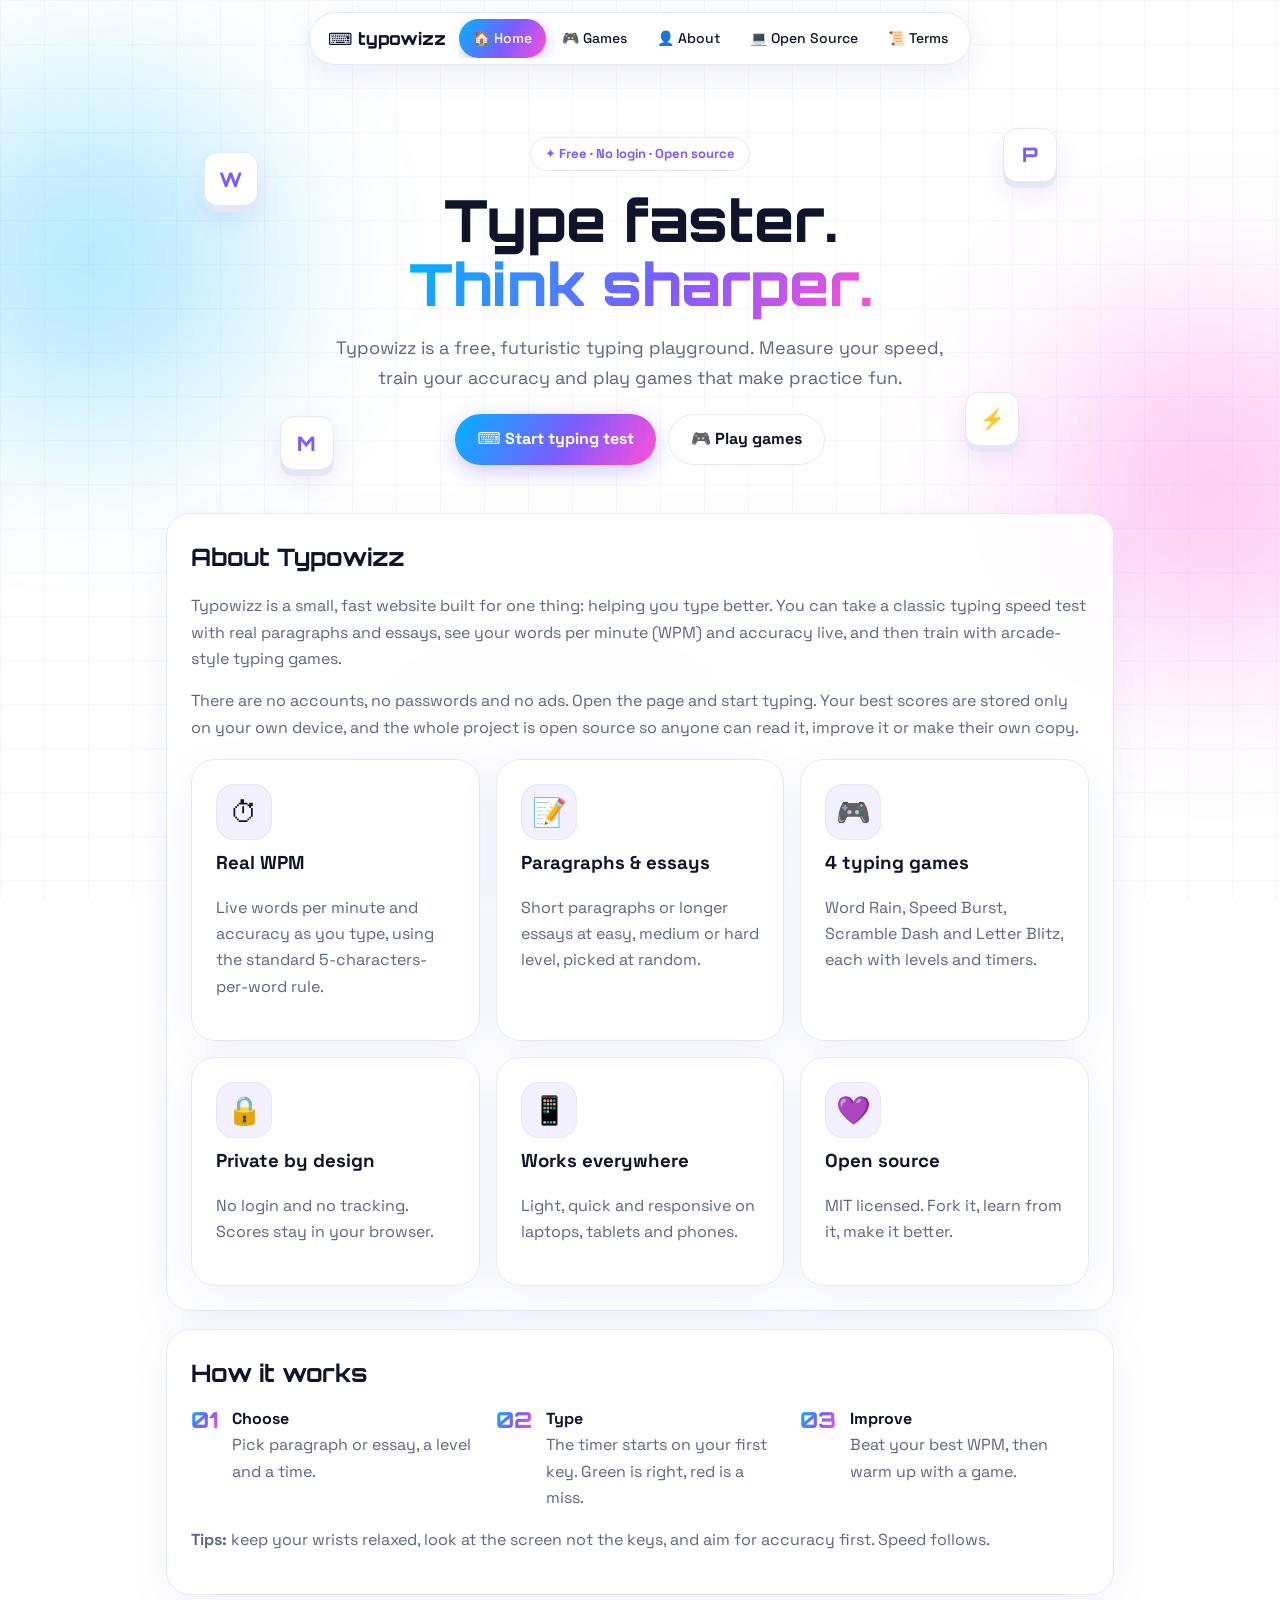
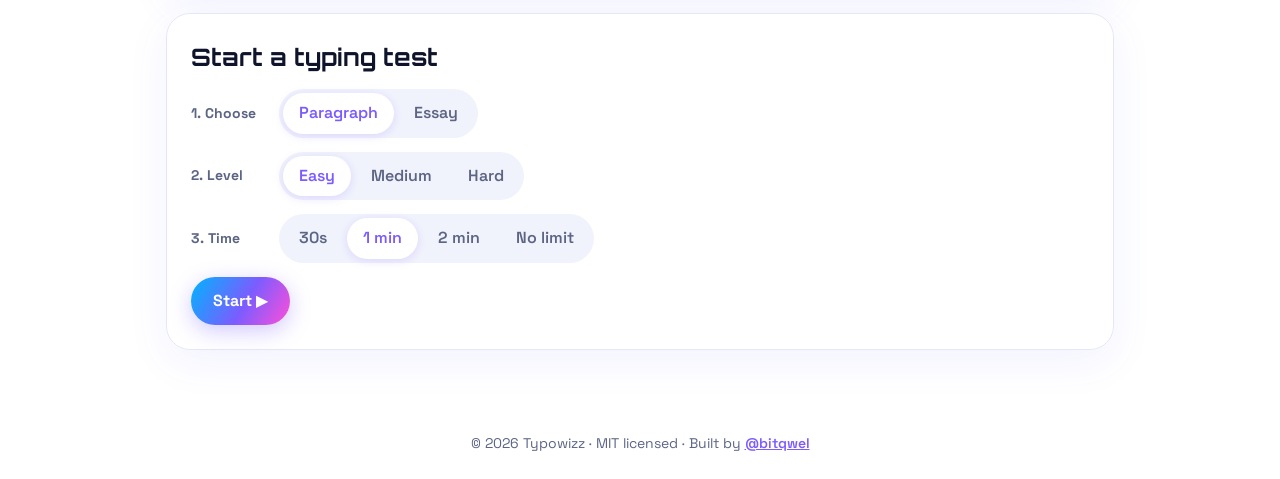
<file: typowizz/index.html>
<!DOCTYPE html>
<html lang="en">
<head>
<meta charset="utf-8">
<meta name="viewport" content="width=device-width, initial-scale=1, viewport-fit=cover">
<title>Typowizz – Free Typing Speed Test & Games</title>
<meta name="description" content="Typowizz is a free typing speed test with games, WPM measurement and certificates. No login.">
<link rel="icon" href="data:image/svg+xml,<svg xmlns='http://www.w3.org/2000/svg' viewBox='0 0 100 100'><text y='.9em' font-size='90'>⌨️</text></svg>">
<link href="https://fonts.googleapis.com/css2?family=Orbitron:wght@600;800&family=Space+Grotesk:wght@400;500;700&display=swap" rel="stylesheet">
<link rel="stylesheet" href="css/style.css">
</head>
<body>
<div id="fx"><i style="left:-80px;top:10%;background:#00b4ff"></i><i style="right:-100px;top:35%;background:#ff4fd8;animation-delay:-3s"></i><i style="left:30%;bottom:-120px;background:#7c5cff;animation-delay:-6s"></i></div>
<header><nav class="pill"><a class="logo" href="index.html" style="color:var(--tx)">⌨ typowizz</a><span class="links"><a href="index.html" class=on>🏠 Home</a><a href="games.html">🎮 Games</a><a href="about.html">👤 About</a><a href="open-source.html">💻 Open Source</a><a href="terms.html">📜 Terms</a></span></nav></header>
<main>
<section class="on">
  <div class="hero">
    <div class="keys"><span style="left:4%;top:16%">W</span><span style="right:6%;top:10%;animation-delay:-1.5s">P</span><span style="left:12%;bottom:6%;animation-delay:-3s">M</span><span style="right:10%;bottom:12%;animation-delay:-2s">⚡</span></div>
    <span class="tag">✦ Free · No login · Open source</span>
    <h1>Type faster.<br><em>Think sharper.</em></h1>
    <p>Typowizz is a free, futuristic typing playground. Measure your speed, train your accuracy and play games that make practice fun.</p>
    <div class="cta"><button class="btn pri" id="toType">⌨ Start typing test</button><a class="btn" href="games.html">🎮 Play games</a></div>
  </div>

  <div class="card">
    <h2>About Typowizz</h2>
    <p>Typowizz is a small, fast website built for one thing: helping you type better. You can take a classic typing speed test with real paragraphs and essays, see your words per minute (WPM) and accuracy live, and then train with arcade-style typing games.</p>
    <p>There are no accounts, no passwords and no ads. Open the page and start typing. Your best scores are stored only on your own device, and the whole project is open source so anyone can read it, improve it or make their own copy.</p>
    <div class="grid" style="margin-top:18px">
      <div class="card hov"><div class="ic">⏱</div><h3>Real WPM</h3><p>Live words per minute and accuracy as you type, using the standard 5-characters-per-word rule.</p></div>
      <div class="card hov"><div class="ic">📝</div><h3>Paragraphs & essays</h3><p>Short paragraphs or longer essays at easy, medium or hard level, picked at random.</p></div>
      <div class="card hov"><div class="ic">🎮</div><h3>4 typing games</h3><p>Word Rain, Speed Burst, Scramble Dash and Letter Blitz, each with levels and timers.</p></div>
      <div class="card hov"><div class="ic">🔒</div><h3>Private by design</h3><p>No login and no tracking. Scores stay in your browser.</p></div>
      <div class="card hov"><div class="ic">📱</div><h3>Works everywhere</h3><p>Light, quick and responsive on laptops, tablets and phones.</p></div>
      <div class="card hov"><div class="ic">💜</div><h3>Open source</h3><p>MIT licensed. Fork it, learn from it, make it better.</p></div>
    </div>
  </div>

  <div class="card">
    <h2>How it works</h2>
    <div class="grid">
      <div class="step"><span class="num">01</span><div><b>Choose</b><br><span class="mut">Pick paragraph or essay, a level and a time.</span></div></div>
      <div class="step"><span class="num">02</span><div><b>Type</b><br><span class="mut">The timer starts on your first key. Green is right, red is a miss.</span></div></div>
      <div class="step"><span class="num">03</span><div><b>Improve</b><br><span class="mut">Beat your best WPM, then warm up with a game.</span></div></div>
    </div>
    <p><b>Tips:</b> keep your wrists relaxed, look at the screen not the keys, and aim for accuracy first. Speed follows.</p>
  </div>

  <div class="card" id="typing">
    <div id="setup">
      <h2>Start a typing test</h2>
      <div class="row"><span class="lbl">1. Choose</span><span class="seg" id="kd"></span></div>
      <div class="row"><span class="lbl">2. Level</span><span class="seg" id="lvl"></span></div>
      <div class="row"><span class="lbl">3. Time</span><span class="seg" id="tm"></span></div>
      <button class="btn pri" id="go">Start ▶</button>
    </div>
    <div id="play" hidden>
      <div class="stats">
        <div class="stat"><b id="sW">0</b><span>WPM</span></div><div class="stat"><b id="sA">100%</b><span>Accuracy</span></div>
        <div class="stat"><b id="sT">60</b><span>Seconds</span></div><div class="stat"><b id="sB">–</b><span>Best WPM</span></div>
      </div>
      <div id="txt"></div>
      <textarea id="ta" autocomplete="off" autocapitalize="off" spellcheck="false" aria-label="Type the text above"></textarea>
      <div class="hint">⌨ Click the text and just start typing. The timer starts with your first key.</div>
      <div class="row" style="margin-top:14px"><button class="btn pri" id="new">↻ Restart (new text)</button><button class="btn" id="back">Change settings</button><span class="mut">Esc restarts</span></div>
    </div>
  </div>
</section>
</main>
<div id="modal" hidden><div class="mcard" id="mc"></div></div>
<footer>© 2026 Typowizz · MIT licensed · Built by <a href="https://github.com/bitqwel" target="_blank" rel="noopener">@bitqwel</a></footer>
<script src="js/common.js"></script>
<script src="js/typing.js"></script>
</body>
</html>
</file>
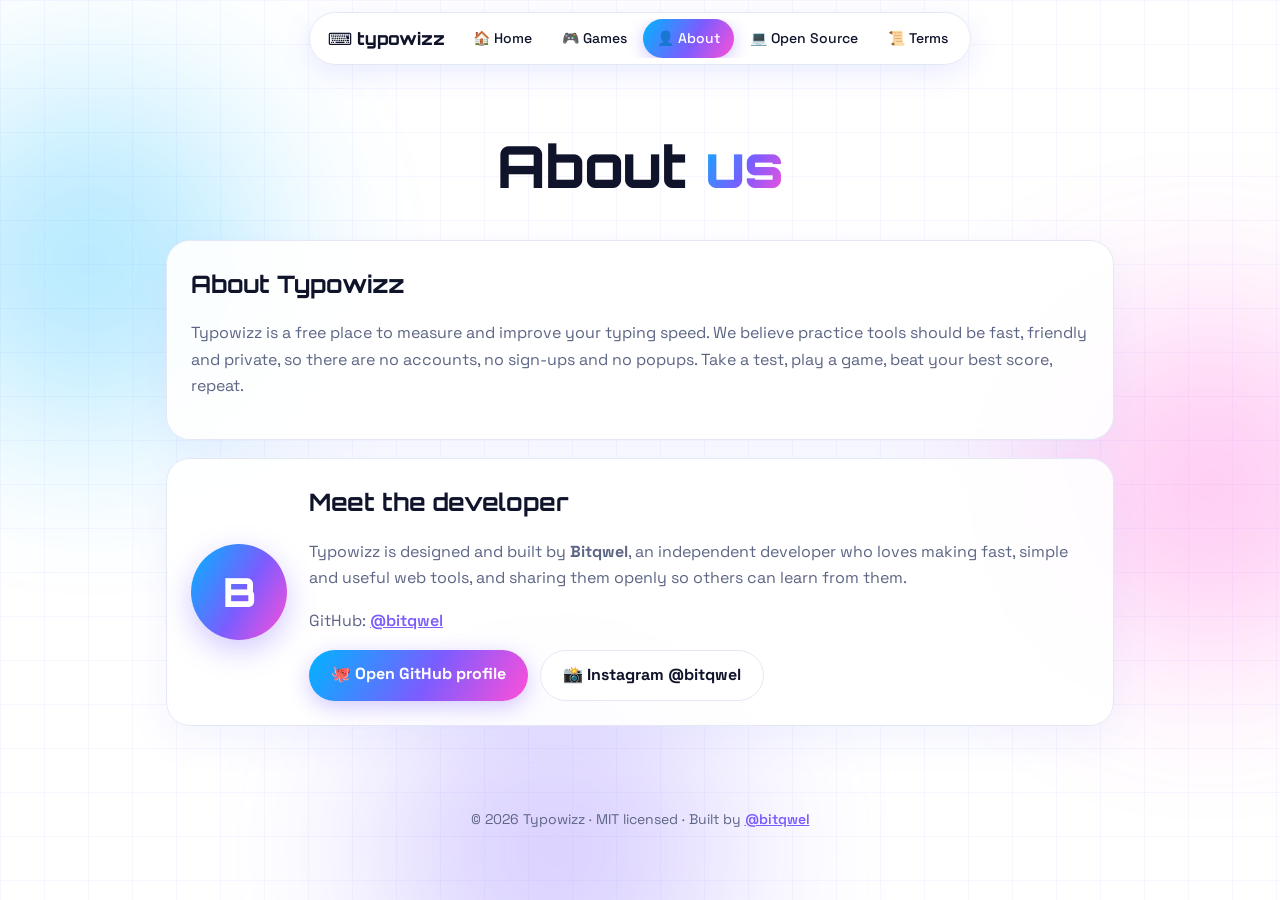
<file: typowizz/about.html>
<!DOCTYPE html>
<html lang="en">
<head>
<meta charset="utf-8">
<meta name="viewport" content="width=device-width, initial-scale=1, viewport-fit=cover">
<title>About – Typowizz</title>
<meta name="description" content="About Typowizz and its developer @bitqwel.">
<link rel="icon" href="data:image/svg+xml,<svg xmlns='http://www.w3.org/2000/svg' viewBox='0 0 100 100'><text y='.9em' font-size='90'>⌨️</text></svg>">
<link href="https://fonts.googleapis.com/css2?family=Orbitron:wght@600;800&family=Space+Grotesk:wght@400;500;700&display=swap" rel="stylesheet">
<link rel="stylesheet" href="css/style.css">
</head>
<body>
<div id="fx"><i style="left:-80px;top:10%;background:#00b4ff"></i><i style="right:-100px;top:35%;background:#ff4fd8;animation-delay:-3s"></i><i style="left:30%;bottom:-120px;background:#7c5cff;animation-delay:-6s"></i></div>
<header><nav class="pill"><a class="logo" href="index.html" style="color:var(--tx)">⌨ typowizz</a><span class="links"><a href="index.html">🏠 Home</a><a href="games.html">🎮 Games</a><a href="about.html" class=on>👤 About</a><a href="open-source.html">💻 Open Source</a><a href="terms.html">📜 Terms</a></span></nav></header>
<main>
<section class="on">
  <div style="text-align:center;padding:30px 0 6px"><h1>About <em>us</em></h1></div>
  <div class="card"><h2>About Typowizz</h2>
    <p>Typowizz is a free place to measure and improve your typing speed. We believe practice tools should be fast, friendly and private, so there are no accounts, no sign-ups and no popups. Take a test, play a game, beat your best score, repeat.</p></div>
  <div class="card dev"><div class="av">B</div><div style="flex:1;min-width:240px"><h2>Meet the developer</h2>
    <p>Typowizz is designed and built by <b>Bitqwel</b>, an independent developer who loves making fast, simple and useful web tools, and sharing them openly so others can learn from them.</p>
    <p>GitHub: <a href="https://github.com/bitqwel" target="_blank" rel="noopener">@bitqwel</a></p>
    <div class="cta" style="justify-content:flex-start"><a class="btn pri" href="https://github.com/bitqwel" target="_blank" rel="noopener">🐙 Open GitHub profile</a><a class="btn" href="https://instagram.com/bitqwel" target="_blank" rel="noopener">📸 Instagram @bitqwel</a></div></div></div>
</section>
</main>

<footer>© 2026 Typowizz · MIT licensed · Built by <a href="https://github.com/bitqwel" target="_blank" rel="noopener">@bitqwel</a></footer>
</body>
</html>
</file>
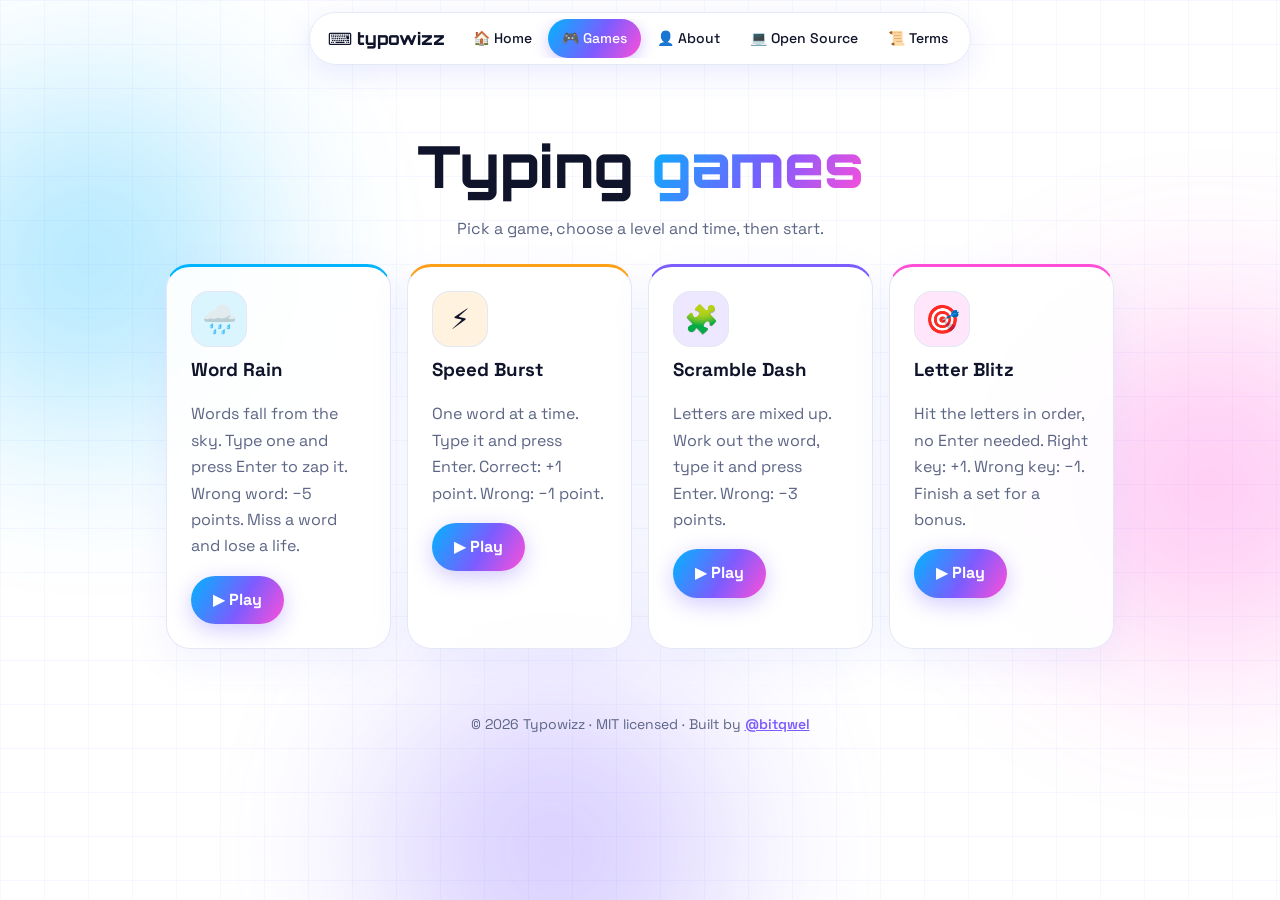
<file: typowizz/games.html>
<!DOCTYPE html>
<html lang="en">
<head>
<meta charset="utf-8">
<meta name="viewport" content="width=device-width, initial-scale=1, viewport-fit=cover">
<title>Typing Games – Typowizz</title>
<meta name="description" content="Play free typing games: Word Rain, Speed Burst, Scramble Dash and Letter Blitz.">
<link rel="icon" href="data:image/svg+xml,<svg xmlns='http://www.w3.org/2000/svg' viewBox='0 0 100 100'><text y='.9em' font-size='90'>⌨️</text></svg>">
<link href="https://fonts.googleapis.com/css2?family=Orbitron:wght@600;800&family=Space+Grotesk:wght@400;500;700&display=swap" rel="stylesheet">
<link rel="stylesheet" href="css/style.css">
</head>
<body>
<div id="fx"><i style="left:-80px;top:10%;background:#00b4ff"></i><i style="right:-100px;top:35%;background:#ff4fd8;animation-delay:-3s"></i><i style="left:30%;bottom:-120px;background:#7c5cff;animation-delay:-6s"></i></div>
<header><nav class="pill"><a class="logo" href="index.html" style="color:var(--tx)">⌨ typowizz</a><span class="links"><a href="index.html">🏠 Home</a><a href="games.html" class=on>🎮 Games</a><a href="about.html">👤 About</a><a href="open-source.html">💻 Open Source</a><a href="terms.html">📜 Terms</a></span></nav></header>
<main>
<section class="on">
  <div style="text-align:center;padding:30px 0 6px"><h1>Typing <em>games</em></h1><p class="mut">Pick a game, choose a level and time, then start.</p></div>
  <div id="glist" class="grid"></div>
  <div id="gset" class="card" hidden>
    <div class="ic" id="gic"></div><h2 id="gt" style="margin-top:10px"></h2><p id="gd"></p>
    <div class="row"><span class="lbl">Level</span><span class="seg" id="glv"></span></div>
    <div class="row"><span class="lbl">Time</span><span class="seg" id="gtm"></span></div>
    <div class="row"><button class="btn pri" id="gstart">▶ Start game</button><button class="btn" id="gback">← All games</button></div>
  </div>
  <div id="garena" class="stage" hidden><div class="bg"></div><div class="in">
    <div class="gh"><span id="gn"></span><button class="btn sm" id="gquit">✕ Quit</button></div>
    <div class="stats"><div class="stat"><b id="gS">0</b><span>Score</span></div><div class="stat"><b id="gT">0</b><span>Seconds</span></div><div class="stat"><b id="gX">0</b><span id="gXl">Lives</span></div></div>
    <div class="sky" id="sky"></div><div class="big" id="cur"></div>
    <input type="text" id="gi" autocomplete="off" autocapitalize="off" spellcheck="false">
    <div id="fb" class="fb"></div><div id="gres" class="row"></div>
  </div></div>
</section>
</main>
<div id="modal" hidden><div class="mcard" id="mc"></div></div>
<footer>© 2026 Typowizz · MIT licensed · Built by <a href="https://github.com/bitqwel" target="_blank" rel="noopener">@bitqwel</a></footer>
<script src="js/common.js"></script>
<script src="js/games.js"></script>
</body>
</html>
</file>
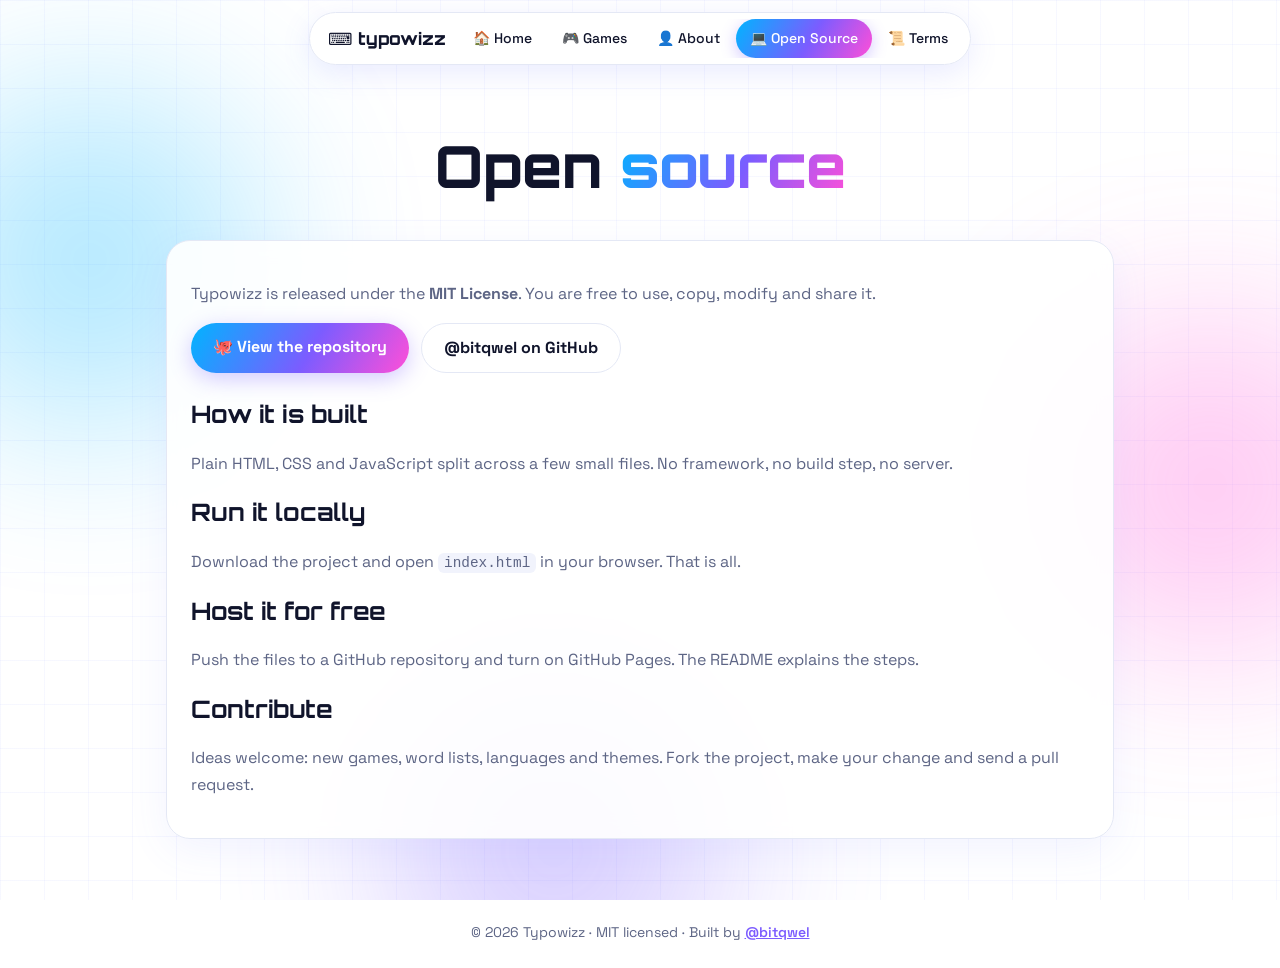
<file: typowizz/open-source.html>
<!DOCTYPE html>
<html lang="en">
<head>
<meta charset="utf-8">
<meta name="viewport" content="width=device-width, initial-scale=1, viewport-fit=cover">
<title>Open Source – Typowizz</title>
<meta name="description" content="Typowizz is open source under the MIT License.">
<link rel="icon" href="data:image/svg+xml,<svg xmlns='http://www.w3.org/2000/svg' viewBox='0 0 100 100'><text y='.9em' font-size='90'>⌨️</text></svg>">
<link href="https://fonts.googleapis.com/css2?family=Orbitron:wght@600;800&family=Space+Grotesk:wght@400;500;700&display=swap" rel="stylesheet">
<link rel="stylesheet" href="css/style.css">
</head>
<body>
<div id="fx"><i style="left:-80px;top:10%;background:#00b4ff"></i><i style="right:-100px;top:35%;background:#ff4fd8;animation-delay:-3s"></i><i style="left:30%;bottom:-120px;background:#7c5cff;animation-delay:-6s"></i></div>
<header><nav class="pill"><a class="logo" href="index.html" style="color:var(--tx)">⌨ typowizz</a><span class="links"><a href="index.html">🏠 Home</a><a href="games.html">🎮 Games</a><a href="about.html">👤 About</a><a href="open-source.html" class=on>💻 Open Source</a><a href="terms.html">📜 Terms</a></span></nav></header>
<main>
<section class="on">
  <div style="text-align:center;padding:30px 0 6px"><h1>Open <em>source</em></h1></div>
  <div class="card"><p>Typowizz is released under the <b>MIT License</b>. You are free to use, copy, modify and share it.</p>
    <div class="cta" style="justify-content:flex-start"><a class="btn pri" href="https://github.com/bitqwel/typowizz" target="_blank" rel="noopener">🐙 View the repository</a><a class="btn" href="https://github.com/bitqwel" target="_blank" rel="noopener">@bitqwel on GitHub</a></div>
    <h2 style="margin-top:22px">How it is built</h2><p>Plain HTML, CSS and JavaScript split across a few small files. No framework, no build step, no server.</p>
    <h2>Run it locally</h2><p>Download the project and open <code>index.html</code> in your browser. That is all.</p>
    <h2>Host it for free</h2><p>Push the files to a GitHub repository and turn on GitHub Pages. The README explains the steps.</p>
    <h2>Contribute</h2><p>Ideas welcome: new games, word lists, languages and themes. Fork the project, make your change and send a pull request.</p></div>
</section>
</main>

<footer>© 2026 Typowizz · MIT licensed · Built by <a href="https://github.com/bitqwel" target="_blank" rel="noopener">@bitqwel</a></footer>
</body>
</html>
</file>
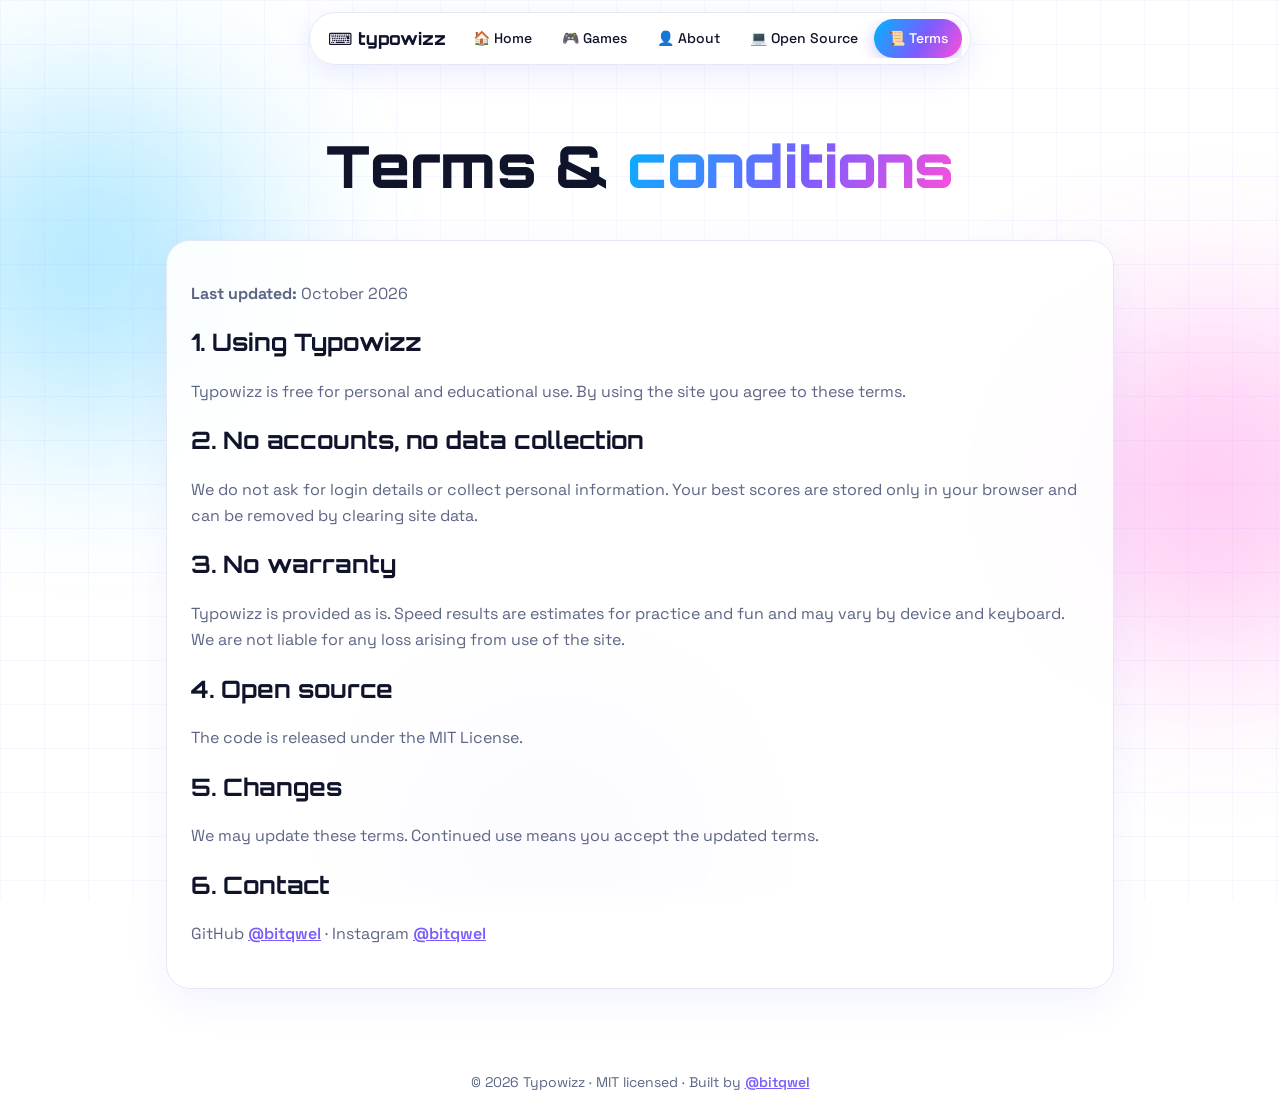
<file: typowizz/terms.html>
<!DOCTYPE html>
<html lang="en">
<head>
<meta charset="utf-8">
<meta name="viewport" content="width=device-width, initial-scale=1, viewport-fit=cover">
<title>Terms & Conditions – Typowizz</title>
<meta name="description" content="Terms and conditions for using Typowizz.">
<link rel="icon" href="data:image/svg+xml,<svg xmlns='http://www.w3.org/2000/svg' viewBox='0 0 100 100'><text y='.9em' font-size='90'>⌨️</text></svg>">
<link href="https://fonts.googleapis.com/css2?family=Orbitron:wght@600;800&family=Space+Grotesk:wght@400;500;700&display=swap" rel="stylesheet">
<link rel="stylesheet" href="css/style.css">
</head>
<body>
<div id="fx"><i style="left:-80px;top:10%;background:#00b4ff"></i><i style="right:-100px;top:35%;background:#ff4fd8;animation-delay:-3s"></i><i style="left:30%;bottom:-120px;background:#7c5cff;animation-delay:-6s"></i></div>
<header><nav class="pill"><a class="logo" href="index.html" style="color:var(--tx)">⌨ typowizz</a><span class="links"><a href="index.html">🏠 Home</a><a href="games.html">🎮 Games</a><a href="about.html">👤 About</a><a href="open-source.html">💻 Open Source</a><a href="terms.html" class=on>📜 Terms</a></span></nav></header>
<main>
<section class="on">
  <div style="text-align:center;padding:30px 0 6px"><h1>Terms & <em>conditions</em></h1></div>
  <div class="card"><p><b>Last updated:</b> October 2026</p>
    <h2>1. Using Typowizz</h2><p>Typowizz is free for personal and educational use. By using the site you agree to these terms.</p>
    <h2>2. No accounts, no data collection</h2><p>We do not ask for login details or collect personal information. Your best scores are stored only in your browser and can be removed by clearing site data.</p>
    <h2>3. No warranty</h2><p>Typowizz is provided as is. Speed results are estimates for practice and fun and may vary by device and keyboard. We are not liable for any loss arising from use of the site.</p>
    <h2>4. Open source</h2><p>The code is released under the MIT License.</p>
    <h2>5. Changes</h2><p>We may update these terms. Continued use means you accept the updated terms.</p>
    <h2>6. Contact</h2><p>GitHub <a href="https://github.com/bitqwel" target="_blank" rel="noopener">@bitqwel</a> · Instagram <a href="https://instagram.com/bitqwel" target="_blank" rel="noopener">@bitqwel</a></p></div>
</section>
</main>

<footer>© 2026 Typowizz · MIT licensed · Built by <a href="https://github.com/bitqwel" target="_blank" rel="noopener">@bitqwel</a></footer>
</body>
</html>
</file>
<file: typowizz/css/style.css>
:root{box-sizing:border-box;padding-top:env(safe-area-inset-top,0px);padding-bottom:env(safe-area-inset-bottom,0px);color-scheme:light;
--tx:#10142b;--mut:#5d6585;--a:#00b4ff;--b:#7c5cff;--p:#ff4fd8;--ok:#0fa968;--bad:#e5384f;--bd:#e4e8f5;--g:linear-gradient(120deg,var(--a),var(--b) 55%,var(--p))}
html{scroll-padding-top:env(safe-area-inset-top,0px);scroll-behavior:smooth}
*{box-sizing:border-box}[hidden]{display:none!important}
body{margin:0;background:#fff;color:var(--tx);font:16px/1.65 "Space Grotesk",system-ui,-apple-system,"Segoe UI",sans-serif;overflow-x:hidden}
h1,h2,.logo,.stat b{font-family:Orbitron,"Space Grotesk",system-ui,sans-serif}
h1{font-size:clamp(32px,6vw,58px);line-height:1.1;margin:.3em 0;font-weight:800}h2{font-size:24px;margin:0 0 .5em}h3{margin:.4em 0}
em{font-style:normal;background:var(--g);-webkit-background-clip:text;background-clip:text;color:transparent}
#fx{position:fixed;inset:0;z-index:-1;pointer-events:none;overflow:hidden}#fx::before{content:"";position:absolute;inset:-44px;background:linear-gradient(#5b6cff0d 1px,transparent 1px) 0 0/44px 44px,linear-gradient(90deg,#5b6cff0d 1px,transparent 1px) 0 0/44px 44px;animation:grid 18s linear infinite;will-change:transform}
#fx i{position:absolute;width:340px;height:340px;border-radius:50%;filter:blur(90px);opacity:.3;animation:flt 9s ease-in-out infinite alternate}
@keyframes grid{to{transform:translate(44px,44px)}}@keyframes flt{to{transform:translate(60px,40px) scale(1.2)}}
@keyframes in{from{opacity:0;transform:translateY(16px)}}@keyframes bob{50%{transform:translateY(-14px) rotate(6deg)}}@keyframes blink{50%{opacity:0}}
@keyframes drift{to{transform:translate(72px,72px)}}@keyframes fall{to{transform:translateY(72px)}}@keyframes pulse{to{transform:scale(1.25)}}@keyframes shake{25%{transform:translateX(-6px)}75%{transform:translateX(6px)}}
header{position:sticky;top:env(safe-area-inset-top,0px);z-index:20;display:flex;justify-content:center;padding:12px}
.pill{display:flex;align-items:center;gap:6px;max-width:100%;padding:6px 8px 6px 18px;border-radius:999px;background:#ffffffd9;backdrop-filter:blur(14px);border:1px solid var(--bd);box-shadow:0 8px 30px #5b6cff22}
.logo{font-size:17px;font-weight:800;text-decoration:none;color:var(--tx);margin-right:8px;white-space:nowrap}
.links{display:flex;gap:2px;overflow-x:auto;scrollbar-width:none}
.links a{padding:8px 14px;border-radius:999px;color:var(--mut);text-decoration:none;font-size:14px;font-weight:500;white-space:nowrap;transition:.25s}
.links a:hover{color:var(--tx);background:#f1f3fc}.links a.on{background:var(--g);color:#fff;box-shadow:0 4px 16px #7c5cff55}
main{max-width:980px;margin:0 auto;padding:10px 16px 40px}
section{display:none}section.on{display:block;animation:in .55s ease}
.hero{position:relative;text-align:center;padding:50px 0 30px}.hero p{max-width:620px;margin:0 auto 22px;color:var(--mut);font-size:18px}
.keys span{position:absolute;width:54px;height:54px;display:grid;place-items:center;border-radius:14px;background:#fff;border:1px solid var(--bd);box-shadow:0 6px 0 #e4e8f5,0 12px 24px #7c5cff22;font:800 20px Orbitron,sans-serif;color:var(--b);animation:bob 5s ease-in-out infinite}
.tag{display:inline-block;padding:5px 14px;border-radius:999px;border:1px solid var(--bd);background:#fff;color:var(--b);font-size:13px;font-weight:700}
.cta{display:flex;gap:12px;justify-content:center;flex-wrap:wrap}
.btn{font:inherit;font-weight:700;border:1px solid var(--bd);background:#fff;color:var(--tx);padding:11px 22px;border-radius:999px;cursor:pointer;text-decoration:none;display:inline-block;transition:.25s}
.btn:hover{transform:translateY(-2px);box-shadow:0 8px 22px #7c5cff33}.btn.pri{background:var(--g);color:#fff;border:0;box-shadow:0 6px 22px #7c5cff55}.btn.sm{padding:6px 14px;font-size:14px}
.card{position:relative;background:#ffffffe6;backdrop-filter:blur(10px);border:1px solid var(--bd);border-radius:24px;padding:24px;margin:18px 0;box-shadow:0 12px 40px #5b6cff14}
.hov{transition:.3s}.hov:hover{transform:translateY(-6px);box-shadow:0 18px 50px #7c5cff30}
.grid{display:grid;grid-template-columns:repeat(auto-fit,minmax(220px,1fr));gap:16px}.grid .card{margin:0}
.ic{width:56px;height:56px;border-radius:18px;display:grid;place-items:center;font-size:28px;background:#f3f1ff;box-shadow:inset 0 0 0 1px var(--bd)}
.gc{border-top:3px solid var(--c)}.gc .ic{background:color-mix(in srgb,var(--c) 14%,#fff)}
.card p,.mut{color:var(--mut)}.num{font:800 22px Orbitron,sans-serif;background:var(--g);-webkit-background-clip:text;background-clip:text;color:transparent}
.row{display:flex;flex-wrap:wrap;gap:10px;align-items:center;margin-bottom:14px}.lbl{color:var(--mut);font-size:14px;min-width:78px;font-weight:700}
.seg{display:inline-flex;flex-wrap:wrap;gap:4px;padding:4px;border-radius:999px;background:#f1f3fc}
.seg button{font:inherit;font-weight:600;border:0;background:transparent;color:var(--mut);padding:7px 16px;border-radius:999px;cursor:pointer;transition:.2s}
.seg button.on{background:#fff;color:var(--b);box-shadow:0 2px 10px #7c5cff30}
.stats{display:flex;gap:12px;flex-wrap:wrap;margin-bottom:14px}.stat{flex:1;min-width:90px;background:#f6f7fe;border-radius:16px;padding:10px 16px}
.stat b{display:block;font-size:24px}.stat span{font-size:12px;color:var(--mut);text-transform:uppercase;letter-spacing:1px}
#txt{font:20px/1.9 ui-monospace,Menlo,Consolas,monospace;padding:16px;border-radius:16px;background:#f6f7fe;user-select:none;word-break:break-word;position:relative;max-height:250px;overflow-y:auto;scroll-behavior:smooth;cursor:text;transition:box-shadow .25s}#txt.f{box-shadow:0 0 0 3px #7c5cff33}.hint{margin-top:10px;color:var(--mut);font-size:14px}
#txt .ok{color:var(--ok)}#txt .bad{color:var(--bad);background:#fde6e9}#txt .cur{border-left:2px solid var(--b);margin-left:-2px;animation:blink 1s infinite}
textarea,input[type=text]{width:100%;font:18px ui-monospace,Menlo,Consolas,monospace;padding:13px 20px;border-radius:999px;border:2px solid var(--bd);background:#fff;color:var(--tx);margin-top:12px;transition:.2s}
#ta{position:absolute;opacity:0;width:1px;height:1px;left:0;top:0;padding:0;margin:0;border:0;pointer-events:none;font-size:16px}input:focus{outline:none;border-color:var(--b);box-shadow:0 0 0 4px #7c5cff22}
#gi.g{border-color:var(--ok)}#gi.r{border-color:var(--bad);animation:shake .3s}
#res{display:none;background:#e8f8f0;border-radius:16px;padding:14px;margin-top:14px}
.stage{position:relative;overflow:hidden;border-radius:28px;border:1px solid var(--bd);padding:20px;margin:18px 0;background:#fff;box-shadow:0 16px 50px color-mix(in srgb,var(--c) 28%,transparent)}
.stage .in{position:relative;z-index:1}.bg{position:absolute;inset:0}
.bg::before{content:"";position:absolute;inset:-72px;will-change:transform;opacity:.35;background:radial-gradient(circle,var(--c) 0 2px,transparent 3px) 0 0/36px 36px;animation:drift 6s linear infinite}
.bg::after{content:"";position:absolute;right:-60px;top:-60px;width:260px;height:260px;border-radius:50%;background:var(--c);filter:blur(70px);opacity:.3;animation:pulse 4s ease-in-out infinite alternate}
.rain .bg::before{animation:fall 1.2s linear infinite}
.burst .bg::before{background:repeating-radial-gradient(circle at 50% 50%,transparent 0 34px,var(--c) 35px 36px);animation:pulse 3s ease-in-out infinite alternate}
.blitz .bg::before{background:linear-gradient(var(--c) 1px,transparent 1px) 0 0/36px 36px,linear-gradient(90deg,var(--c) 1px,transparent 1px) 0 0/36px 36px}
.gh{display:flex;justify-content:space-between;align-items:center;margin-bottom:12px;font:800 20px Orbitron,sans-serif}
.sky{position:relative;height:290px;overflow:hidden;border-radius:18px;background:#ffffff80;border:1px solid var(--bd)}
.w{position:absolute;left:0;top:0;will-change:transform;padding:3px 14px;border-radius:999px;background:var(--g);color:#fff;font:600 16px ui-monospace,monospace;box-shadow:0 4px 14px #7c5cff55}
.big{font:800 36px Orbitron,sans-serif;letter-spacing:6px;text-align:center;padding:26px 10px;background:#ffffffb0;border-radius:18px;border:1px solid var(--bd);word-break:break-all}
.big span{transition:.15s}.big .ok{color:var(--ok);opacity:.5}
.fb{min-height:26px;margin-top:8px;font-weight:700}.fb.g{color:var(--ok)}.fb.r{color:var(--bad)}
.dev{display:flex;gap:22px;align-items:center;flex-wrap:wrap}.av{width:96px;height:96px;border-radius:50%;display:grid;place-items:center;background:var(--g);color:#fff;font:800 40px Orbitron,sans-serif;box-shadow:0 10px 30px #7c5cff55;animation:bob 4s ease-in-out infinite}
.step{display:flex;gap:14px;align-items:flex-start}
#modal{position:fixed;inset:0;z-index:50;display:grid;place-items:center;padding:16px;background:#10142b59;backdrop-filter:blur(6px);animation:fade .25s}
.mcard{width:100%;max-width:560px;max-height:92vh;overflow:auto;background:#fff;border-radius:28px;padding:26px;box-shadow:0 30px 80px #10142b55;animation:pop .35s cubic-bezier(.2,.9,.3,1.2)}.mcard.w{max-width:840px}
.mcard img{width:100%;border-radius:14px;border:1px solid var(--bd);margin:8px 0}.mcard input{margin:0 0 14px}.mcard input.r{border-color:var(--bad)}
.big3{display:grid;grid-template-columns:repeat(3,1fr);gap:10px;margin:14px 0}.big3 div{background:#f6f7fe;border-radius:16px;padding:12px;text-align:center}.big3 b{display:block;font:800 26px Orbitron,sans-serif}.big3 span{font-size:12px;color:var(--mut);text-transform:uppercase;letter-spacing:1px}
@keyframes fade{from{opacity:0}}@keyframes pop{from{opacity:0;transform:scale(.9) translateY(20px)}}
@media (prefers-reduced-motion:reduce){*{animation:none!important;transition:none!important;scroll-behavior:auto!important}}
footer{text-align:center;color:var(--mut);font-size:14px;padding:24px 16px}a{color:var(--b);font-weight:600}.btn,.links a{color:inherit}.links a.on,.btn.pri{color:#fff}
code{background:#f1f3fc;padding:2px 6px;border-radius:6px;font-size:.9em}
</file>
